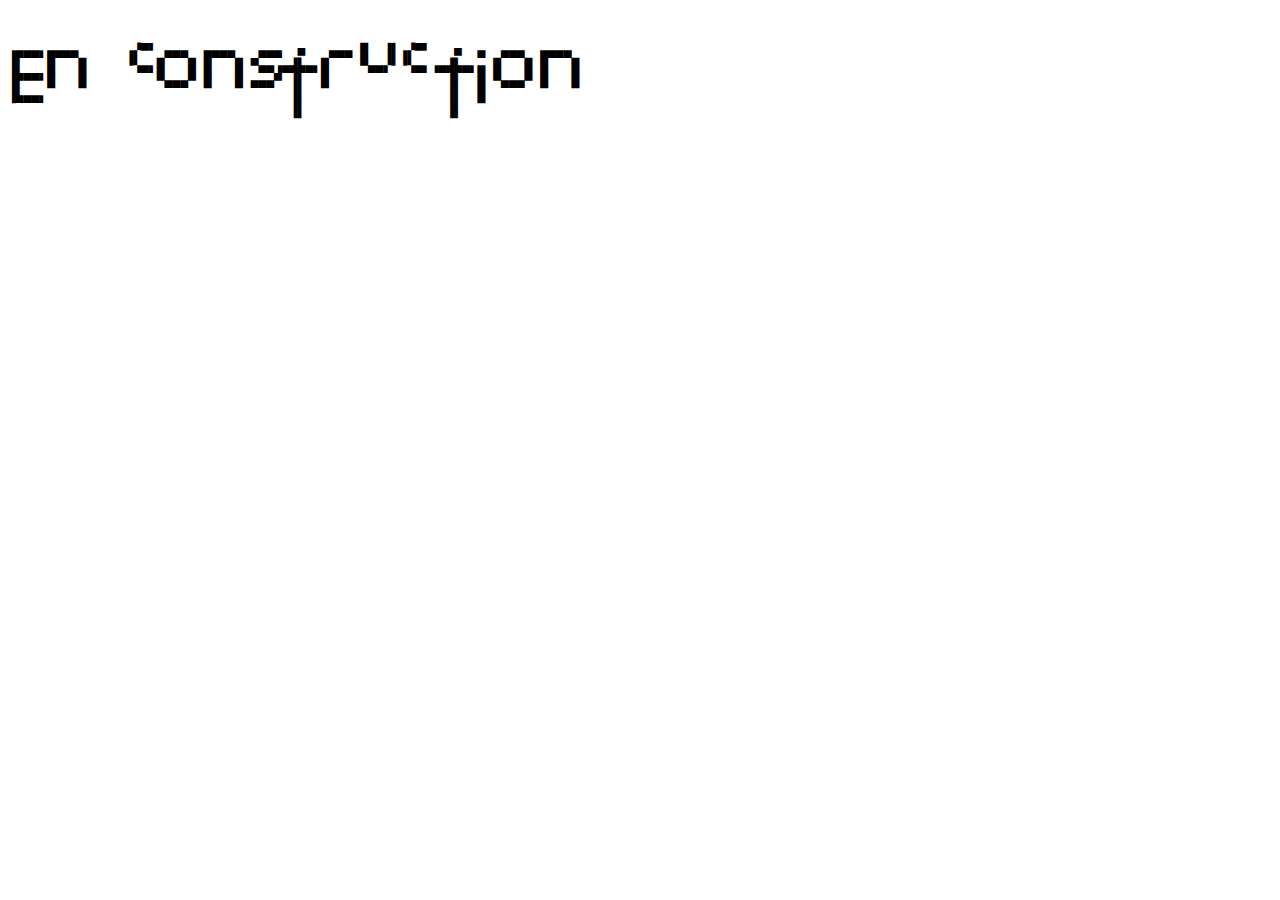
<file: Index.html>
<!DOCTYPE html>
<html lang="en">
<head>
    <meta charset="UTF-8">
    <meta name="viewport" content="width=device-width, initial-scale=1.0">
    <title>Document</title>
</head>
<body>
    <pre>


▗▄▄▄▖▄▄▄▄      ▗▞▀▘ ▄▄▄  ▄▄▄▄   ▄▄▄  ■   ▄▄▄ █  ▐▌▗▞▀▘   ■  ▄  ▄▄▄  ▄▄▄▄  
▐▌   █   █     ▝▚▄▖█   █ █   █ ▀▄▄▗▄▟▙▄▖█    ▀▄▄▞▘▝▚▄▖▗▄▟▙▄▖▄ █   █ █   █ 
▐▛▀▀▘█   █         ▀▄▄▄▀ █   █ ▄▄▄▀ ▐▌  █               ▐▌  █ ▀▄▄▄▀ █   █ 
▐▙▄▄▖                               ▐▌                  ▐▌  █             
                                    ▐▌                  ▐▌                
                                                                          
                                                                          


    </pre>
    
</body>
</html>
</file>
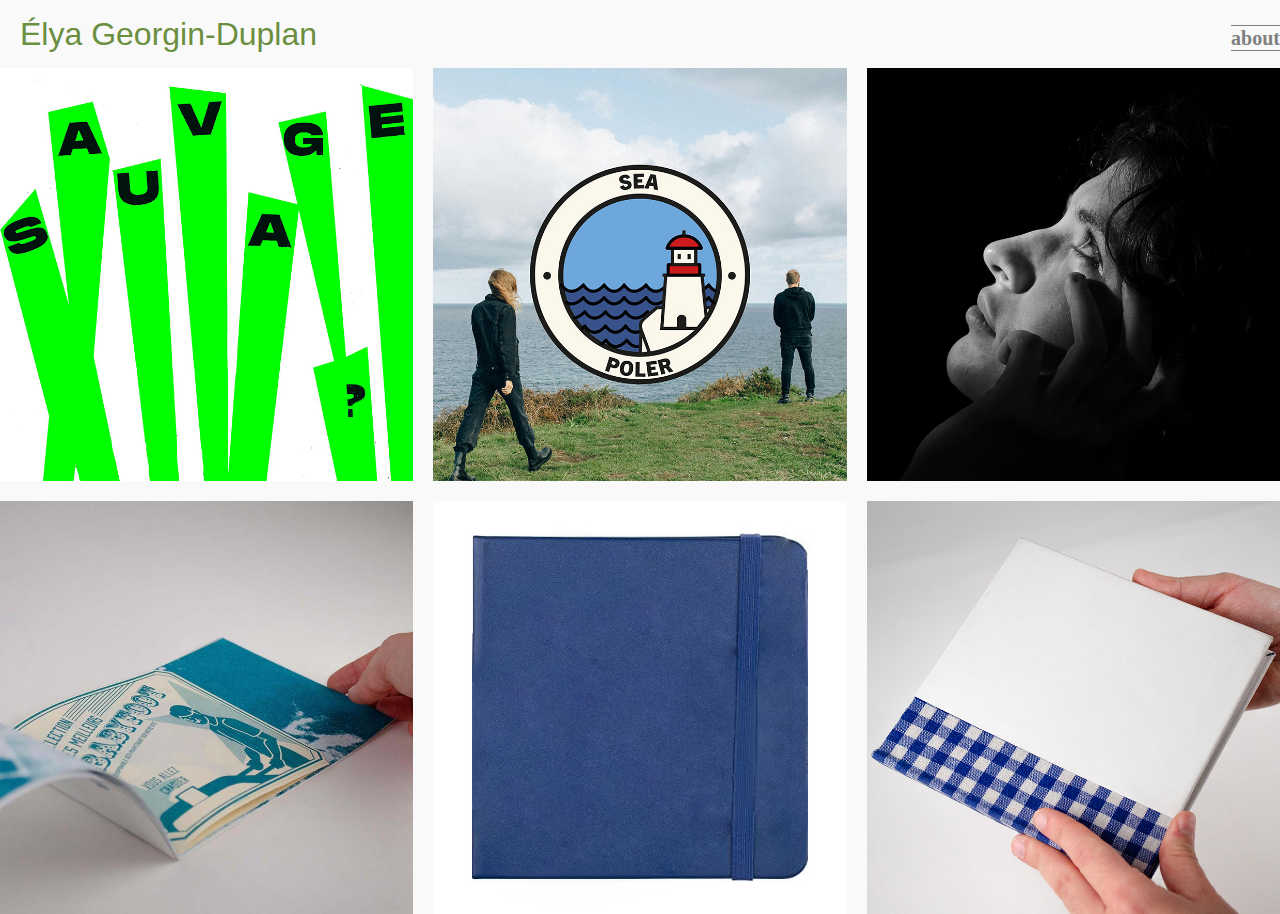
<file: index.html>
<!DOCTYPE html>
<html lang="en">
<head>
    <meta charset="UTF-8">
    <meta name="viewport" content="width=device-width, initial-scale=1.0">
    <title>Élya Georgin-Duplan</title>
    <link rel="preconnect" href="https://fonts.googleapis.com">
    <link rel="preconnect" href="https://fonts.gstatic.com" crossorigin>
    <link href="https://fonts.googleapis.com/css2?family=Slackey&family=Space+Mono:ital,wght@0,400;0,700;1,400;1,700&display=swap" rel="stylesheet">
    <link rel="stylesheet" href="style.css">
    <link rel="shortcut icon" href="img/icone_tomate.png">
</head>
<body class="index">
    <header class="header">
        <h1 class="header-index">Élya Georgin-Duplan</h1>
        
        <nav class="header-nav">
            <a href="about.html">
                <h2>about</h2> 
            </a>
        </nav>
    </header>
    <main class="main grid">

        <a href="sauvage.html" class="item">
            <img src="img/bandes.jpg" alt="affiche sauvage" width="600" height="397">
            <p>Sauvage</p>
        </a>

        <a href="poler.html" class="item">
            <img src="img/poler-tete-carre.jpg" alt="Patch poler" width="600" height="397">
            <p>Patch</p>
        </a>

        <a href="photo.html" class="item">
            <img src="img/elya_mini.jpg" alt="photo studio harcourt" width="800" height="1208" >
            <p>Photo</p>
        </a>

        <a href="fanzine.html" class="projet-large item">
            <img src="img/kikca_8.jpg" alt="page de fanzine" width="800" height="800" >
            <p>Fanzine</p>
        </a>

        <a href="carnet.html" class="item">
            <img src="img/couvcarnet.jpg" alt="Couverture Carnet" width="520" height="520"  >
            <p>Carnet</p>
        </a>

        <a href="cherjournal.html" class="item">
            <img src="img/journal.jpg" alt="couverture reliure" width="800" height="530" >
            <p>Journal</p>
        </a>
       

    </main>
</body>
</html>
</file>
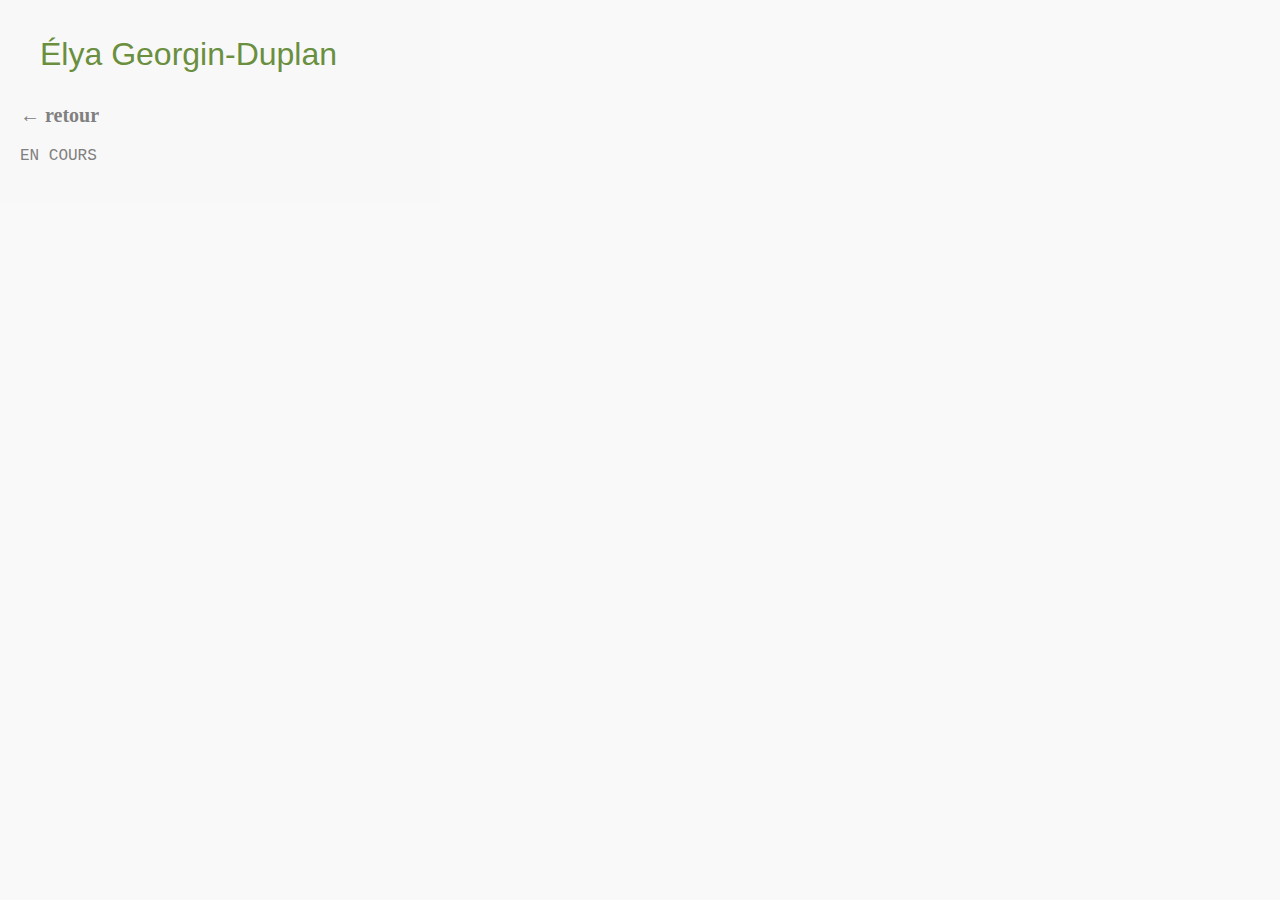
<file: about.html>
<!DOCTYPE html>
<html lang="en">
<head>
    <meta charset="UTF-8">
    <meta name="viewport" content="width=device-width, initial-scale=1.0">
    <title>Élya Georgin-Duplan</title>
    <link rel="preconnect" href="https://fonts.googleapis.com">
    <link rel="preconnect" href="https://fonts.gstatic.com" crossorigin>
    <link href="https://fonts.googleapis.com/css2?family=Slackey&family=Space+Mono:ital,wght@0,400;0,700;1,400;1,700&display=swap" rel="stylesheet">
    <link rel="stylesheet" href="style.css">
    <link rel="shortcut icon" href="img/icone_tomate.png">
</head>
<body class="index">
    <div class="sticky">
        <header class="header">
            <h1 class="header-index">Élya Georgin-Duplan</h1>
        </header>
       
       <a class="blablabla" href="index.html">
         <h3>← retour</h3></a>
        
         <p> EN COURS</p>
    </div>
        
</body>
</html>
</file>
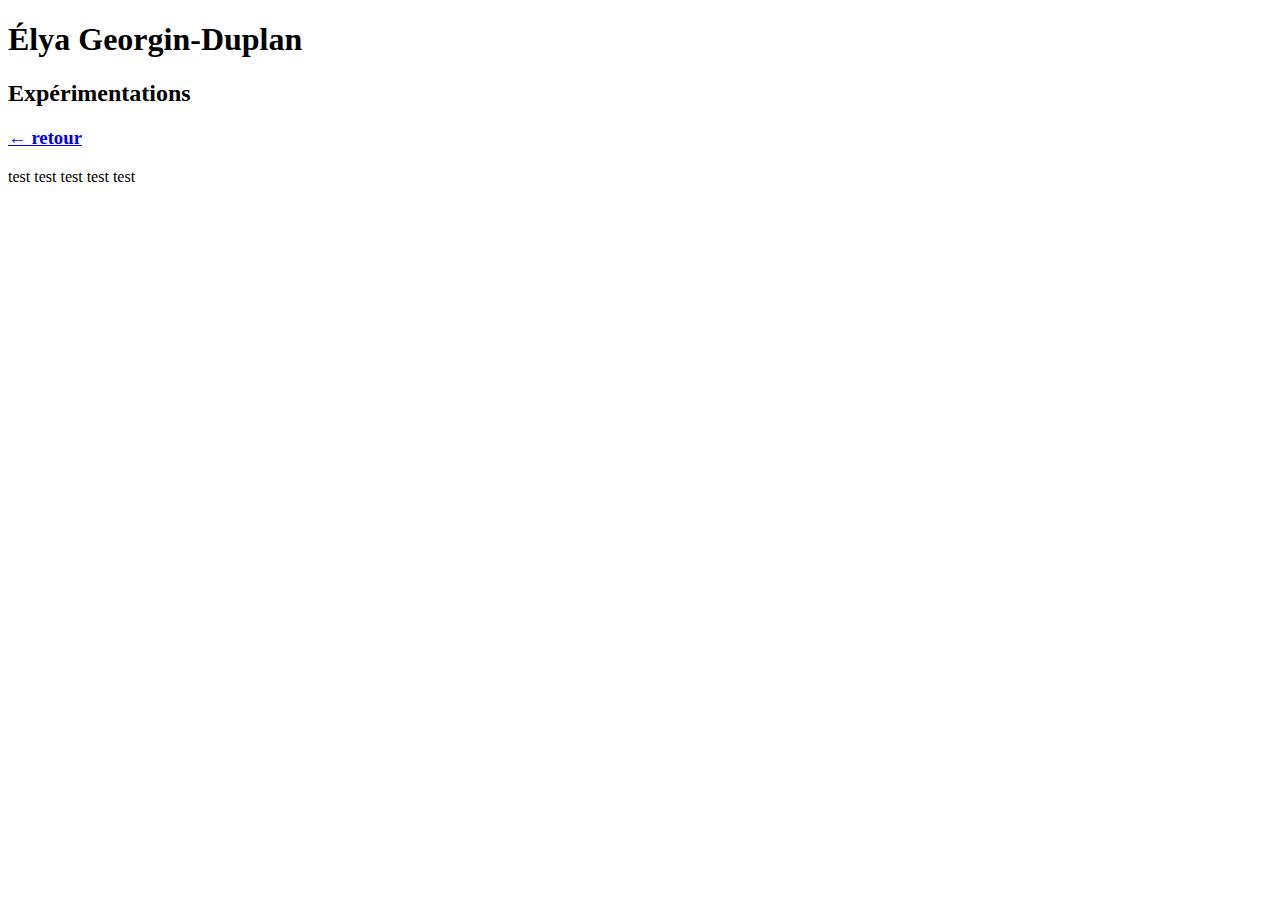
<file: Carnet.html>
<!DOCTYPE html>
<html lang="en">
<head>
    <meta charset="UTF-8">
    <meta name="viewport" content="width=device-width, initial-scale=1.0">
    <link rel="preconnect" href="https://fonts.googleapis.com">
    <link rel="preconnect" href="https://fonts.gstatic.com" crossorigin>
    <link href="https://fonts.googleapis.com/css2?family=Slackey&family=Space+Mono:ital,wght@0,400;0,700;1,400;1,700&display=swap" rel="stylesheet">
    <title>Cher journal</title>
</head>
<body>
    <div class="sticky">
        <header class="header">
            <h1 class="header-title">Élya Georgin-Duplan</h1>
            
        </header>
        <h2>Expérimentations</h2>
        <div>
        <a class="blablabla" href="index.html">
        <h3>← retour</h3></a>
  
       </div>
   <div class="sticky">
    <p>
        test test test test test
    </p>
   </div>
    
</body>
</html>
</file>
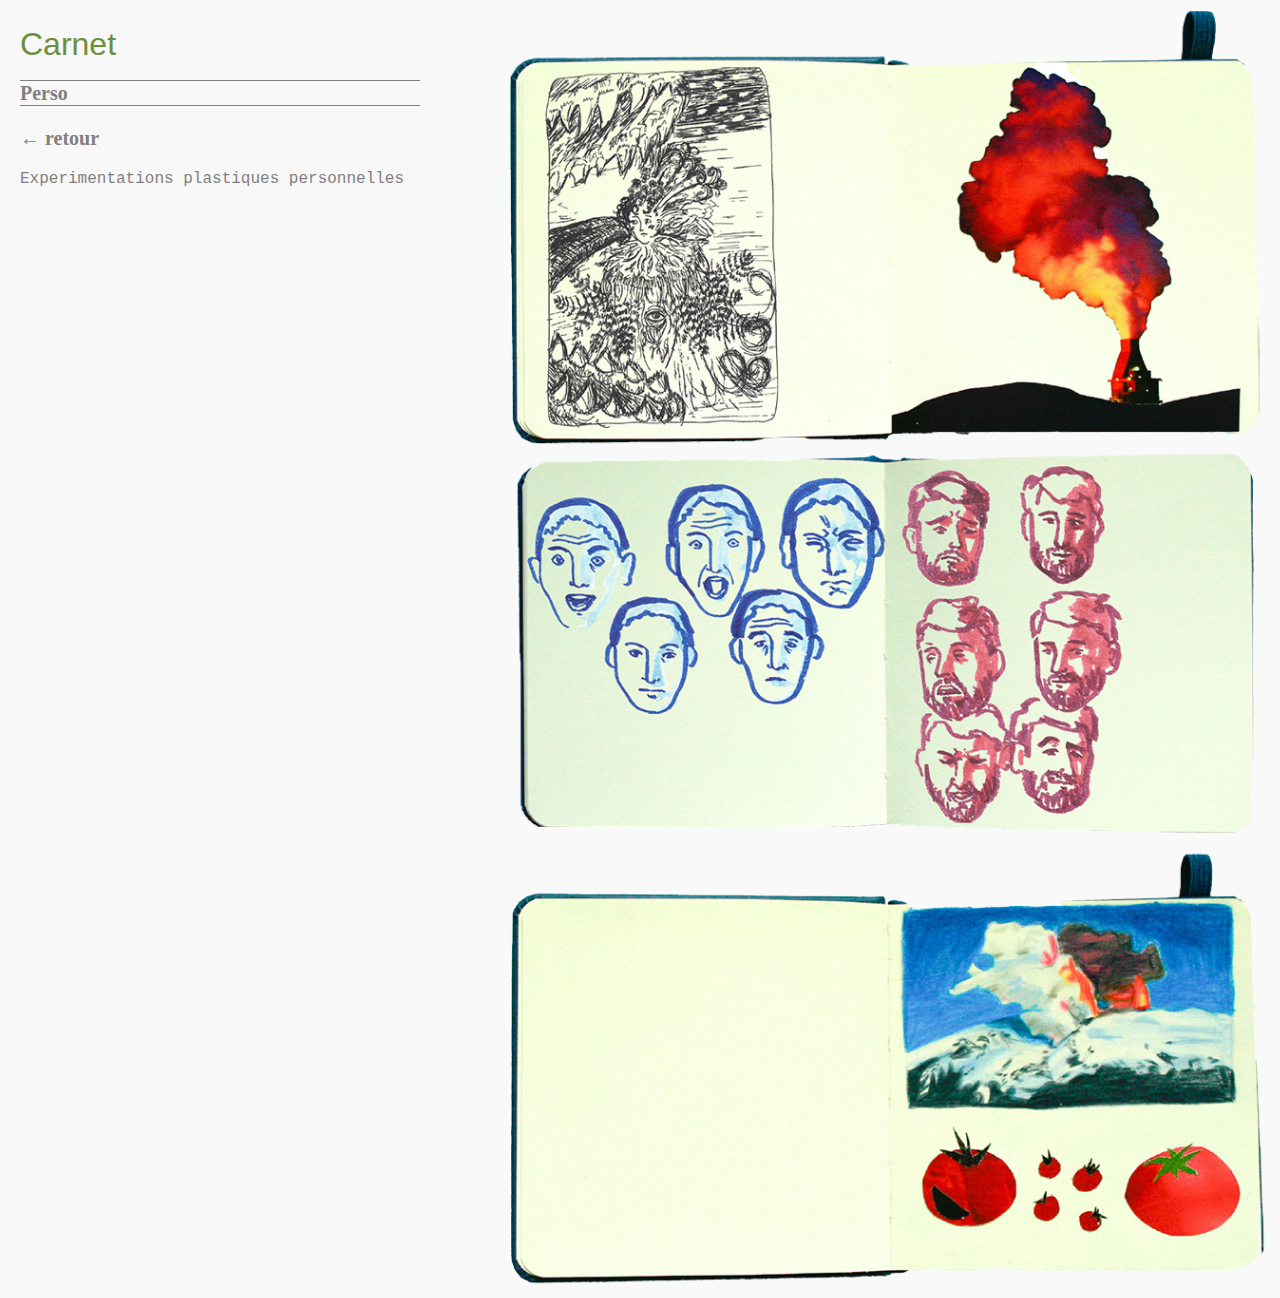
<file: carnet.html>
<!DOCTYPE html>
<html lang="en">
<head>
    <meta charset="UTF-8">
    <meta name="viewport" content="width=device-width, initial-scale=1.0">
    <title>Élya Georgin-Duplan - Carnet</title>
    <link rel="preconnect" href="https://fonts.googleapis.com">
    <link rel="preconnect" href="https://fonts.gstatic.com" crossorigin>
    <link href="https://fonts.googleapis.com/css2?family=Slackey&family=Space+Mono:ital,wght@0,400;0,700;1,400;1,700&display=swap" rel="stylesheet">
    <link rel="stylesheet" href="style.css">
    <link rel="shortcut icon" href="img/icone_tomate.png">
</head>

<body class="grid-main">
    
    <div class="sticky">
        <header class="header">
            <h1 class="header-title">Carnet</h1>
            
        </header>
        <h2> 
            Perso
         </h2>
         <a class="blablabla" href="index.html">
         <h3>← retour</h3></a>
        
         <p>
            Experimentations plastiques personnelles
        </p> 
   
    </div>
    <main class="main grid">
        <img src="img/pagecarnet1.png" alt="Page de carnet de croquis" width="800" height="459"  >
        <img src="img/pagecarnet2.png" alt="Page de carnet de croquis" width="800" height="421" >
        <img src="img/pagecarnet3.png" alt="Page de carnet de croquis" width="800" height="465"  >
    </main>




</body>
</html>
</file>
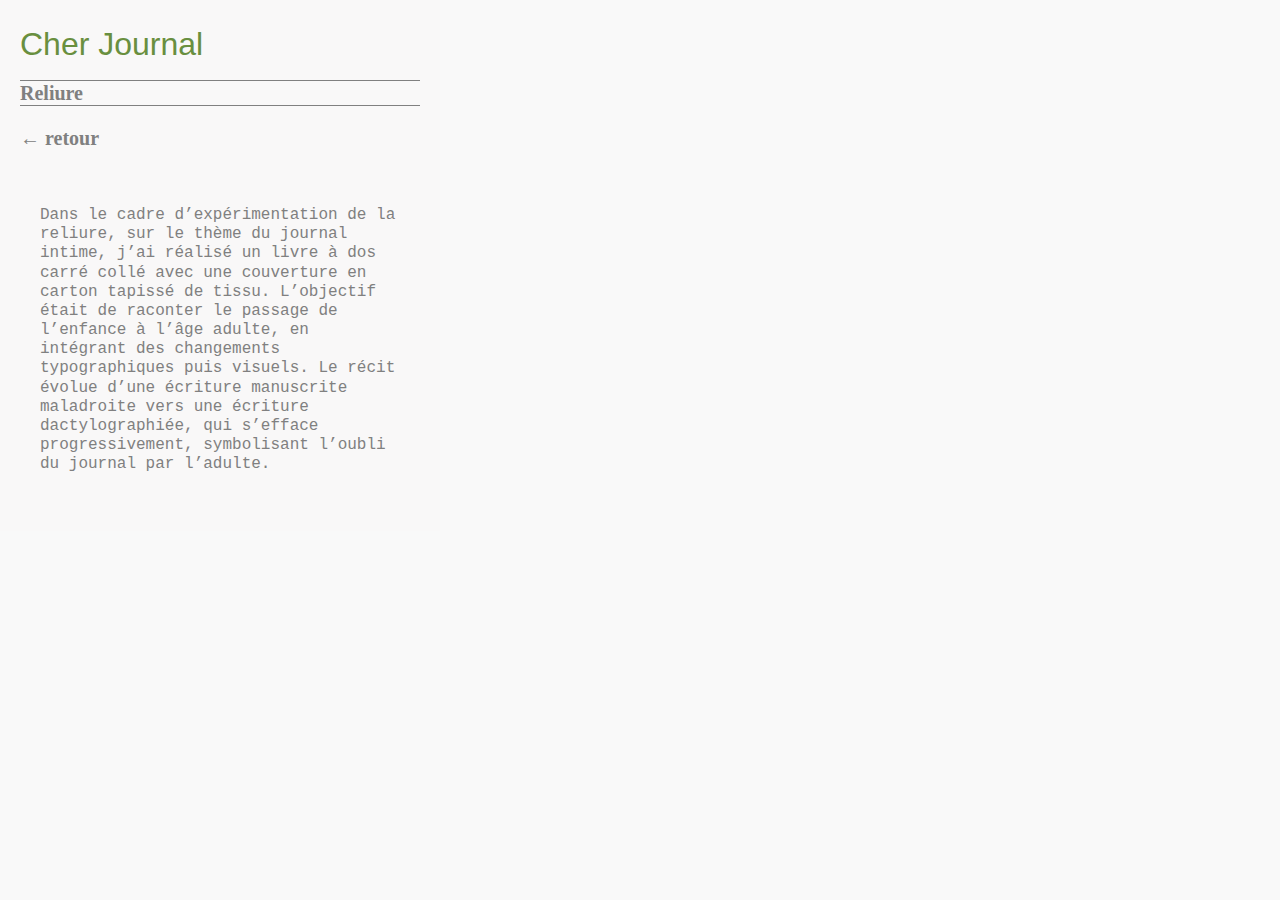
<file: Cher_journal.html>
<!DOCTYPE html>
<html lang="en">
<head>
    <meta charset="UTF-8">
    <meta name="viewport" content="width=device-width, initial-scale=1.0">
    <title>Élya Georgin-Duplan - Rekiure</title>
    <link rel="preconnect" href="https://fonts.googleapis.com">
    <link rel="preconnect" href="https://fonts.gstatic.com" crossorigin>
    <link href="https://fonts.googleapis.com/css2?family=Slackey&family=Space+Mono:ital,wght@0,400;0,700;1,400;1,700&display=swap" rel="stylesheet">
    <link rel="stylesheet" href="style.css">
    <link rel="shortcut icon" href="img/icone_tomate.png">
</head>
<body>
    <div class="sticky">
        <header class="header">
            <h1 class="header-title">Cher Journal</h1>
            <br>
        </header>
         <h2> 
           Reliure
        </h2>
        <div>
        <a class="blablabla" href="index.html">
        <h3>← retour</h3></a>
  
    
    </div>
    <div class="sticky">
        <p>
            Dans le cadre d’expérimentation de la reliure, sur le thème du journal intime, j’ai réalisé un livre à dos carré collé avec une couverture en carton tapissé de tissu. L’objectif était de raconter le passage de l’enfance à l’âge adulte, en intégrant des changements typographiques puis visuels. Le récit évolue d’une écriture manuscrite maladroite vers une écriture dactylographiée, qui s’efface progressivement, symbolisant l’oubli du journal par l’adulte.
        </p>
    </div>
    
</body>
</html>
</file>
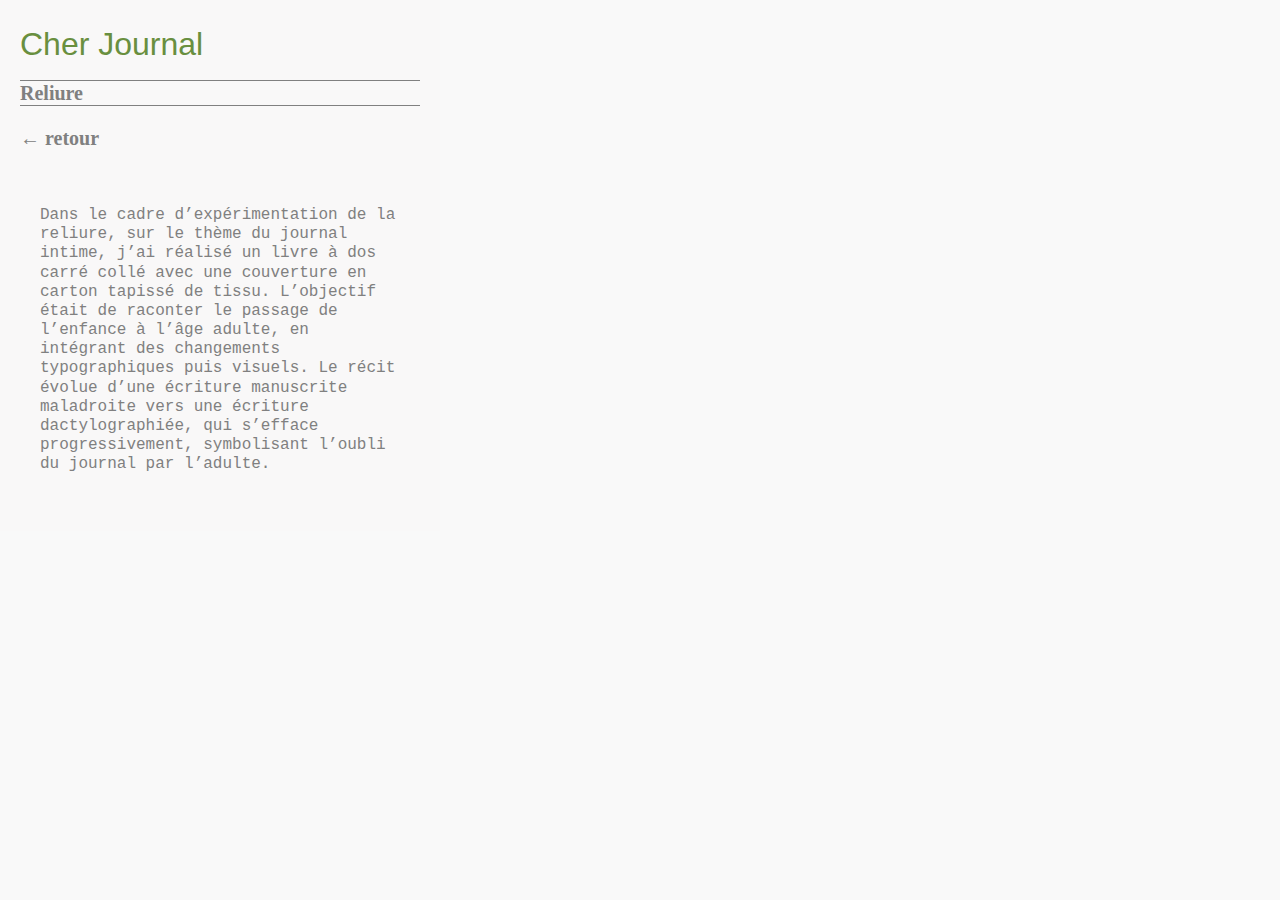
<file: cher_journal.html>
<!DOCTYPE html>
<html lang="en">
<head>
    <meta charset="UTF-8">
    <meta name="viewport" content="width=device-width, initial-scale=1.0">
    <title>Élya Georgin-Duplan - Rekiure</title>
    <link rel="preconnect" href="https://fonts.googleapis.com">
    <link rel="preconnect" href="https://fonts.gstatic.com" crossorigin>
    <link href="https://fonts.googleapis.com/css2?family=Slackey&family=Space+Mono:ital,wght@0,400;0,700;1,400;1,700&display=swap" rel="stylesheet">
    <link rel="stylesheet" href="style.css">
    <link rel="shortcut icon" href="img/icone_tomate.png">
</head>
<body>
    <div class="sticky">
        <header class="header">
            <h1 class="header-title">Cher Journal</h1>
            <br>
        </header>
         <h2> 
           Reliure
        </h2>
        <div>
        <a class="blablabla" href="index.html">
        <h3>← retour</h3></a>
  
    
    </div>
    <div class="sticky">
        <p>
            Dans le cadre d’expérimentation de la reliure, sur le thème du journal intime, j’ai réalisé un livre à dos carré collé avec une couverture en carton tapissé de tissu. L’objectif était de raconter le passage de l’enfance à l’âge adulte, en intégrant des changements typographiques puis visuels. Le récit évolue d’une écriture manuscrite maladroite vers une écriture dactylographiée, qui s’efface progressivement, symbolisant l’oubli du journal par l’adulte.
        </p>
    </div>
    
</body>
</html>
</file>
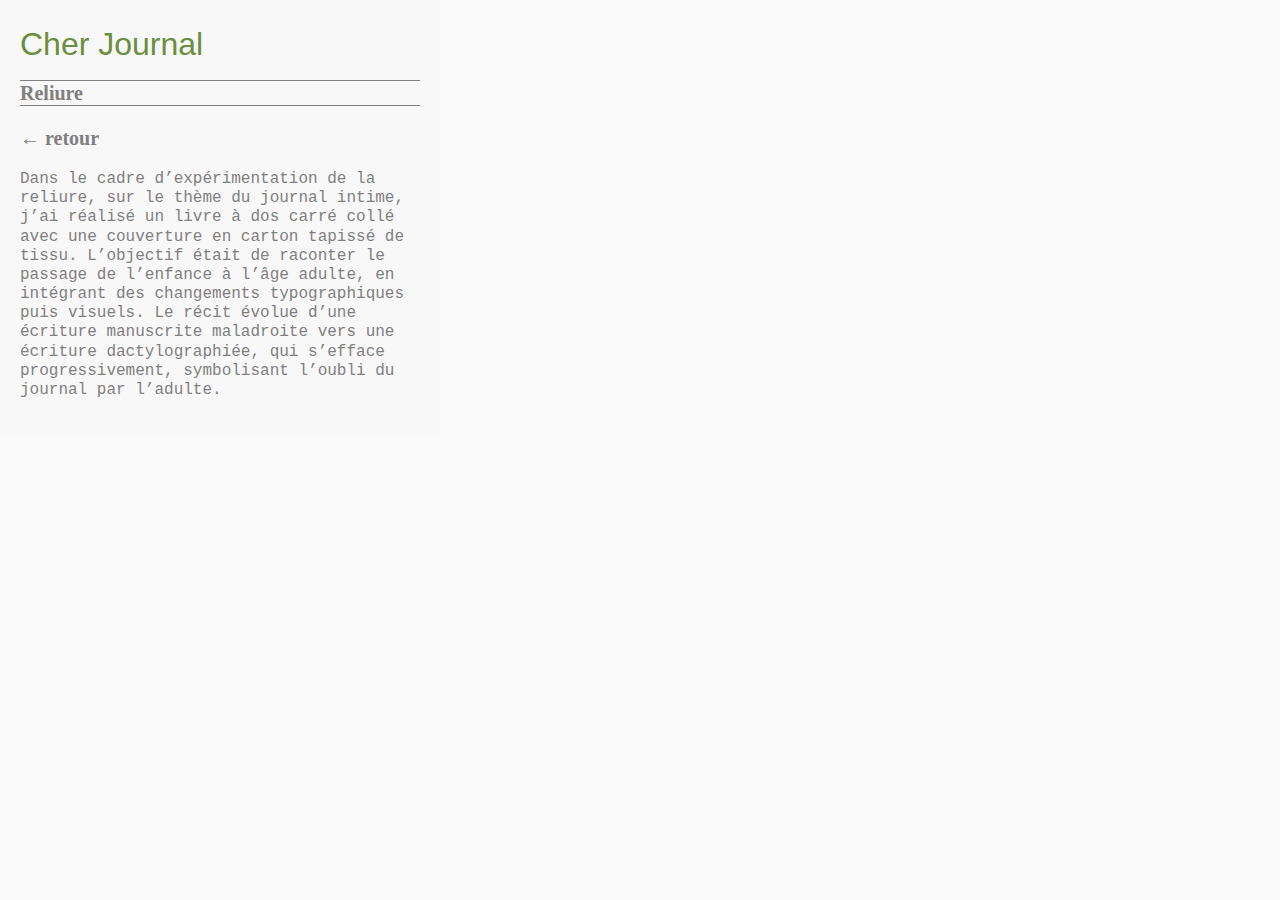
<file: cherjournal.html>
<!DOCTYPE html>
<html lang="en">
<head>
    <meta charset="UTF-8">
    <meta name="viewport" content="width=device-width, initial-scale=1.0">
    <title>Élya Georgin-Duplan - Reliure</title>
    <link rel="preconnect" href="https://fonts.googleapis.com">
    <link rel="preconnect" href="https://fonts.gstatic.com" crossorigin>
    <link href="https://fonts.googleapis.com/css2?family=Slackey&family=Space+Mono:ital,wght@0,400;0,700;1,400;1,700&display=swap" rel="stylesheet">
    <link rel="stylesheet" href="style.css">
    <link rel="shortcut icon" href="img/icone_tomate.png">
</head>


<body class="grid-main">
    <div class="grid-main">
        <div class="sticky">
            <header class="header">
                <h1 class="header-title">Cher Journal</h1>
                
            </header>
            <h2> 
                Reliure
             </h2>
             <a class="blablabla" href="index.html">
             <h3>← retour</h3></a>

             <p>
                Dans le cadre d’expérimentation de la reliure, sur le thème du journal intime, j’ai réalisé un livre à dos carré collé avec une couverture en carton tapissé de tissu. L’objectif était de raconter le passage de l’enfance à l’âge adulte, en intégrant des changements typographiques puis visuels. Le récit évolue d’une écriture manuscrite maladroite vers une écriture dactylographiée, qui s’efface progressivement, symbolisant l’oubli du journal par l’adulte.
            </p>
       
           </div>
        
        <main class="main grid">
            <img src="img/jour1.jpg" alt="Patch poler" width="800" height="530"  >
            <img src="img/jour2.jpg" alt="Patch poler" width="800" height="530"  >
        </main>

    </div>
    
    
</body>
</html>
</file>
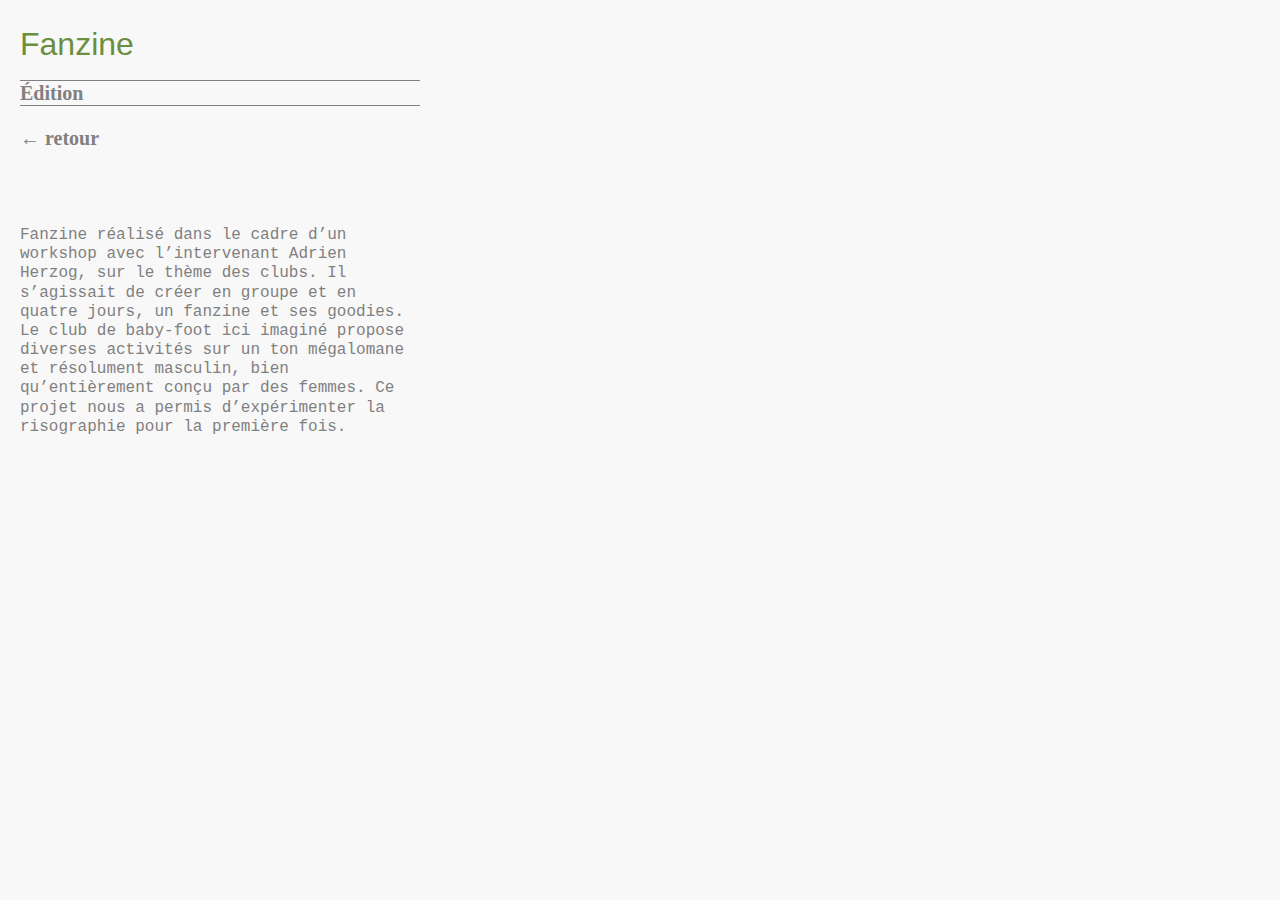
<file: Fanzine.html>
<!DOCTYPE html>
<html lang="en">
<head>
    <meta charset="UTF-8">
    <meta name="viewport" content="width=device-width, initial-scale=1.0">
    <title>Élya Georgin-Duplan - Fanzine </title>
    <link rel="preconnect" href="https://fonts.googleapis.com">
    <link rel="preconnect" href="https://fonts.gstatic.com" crossorigin>
    <link href="https://fonts.googleapis.com/css2?family=Slackey&family=Space+Mono:ital,wght@0,400;0,700;1,400;1,700&display=swap" rel="stylesheet">
    <link rel="stylesheet" href="style.css">
    <link rel="shortcut icon" href="img/icone_tomate.png">
</head>
<body>
   <div class="sticky">
    <header class="header">
        <h1 class="header-title"> Fanzine</h1>
        
    </header>
    <h2> 
        Édition
     </h2>
     <a class="blablabla" href="index.html">
     <h3>← retour</h3></a>

   </div>
    <div class="sticky">
        <p>
            Fanzine réalisé dans le cadre d’un workshop avec l’intervenant Adrien Herzog, sur le thème des clubs. Il s’agissait de créer en groupe et en quatre jours, un fanzine et ses goodies. Le club de baby-foot ici imaginé propose diverses activités sur un ton mégalomane et résolument masculin, bien qu’entièrement conçu par des femmes. Ce projet nous a permis d’expérimenter la risographie pour la première fois.
        </p>
    </div>

</body>
</html>
</file>
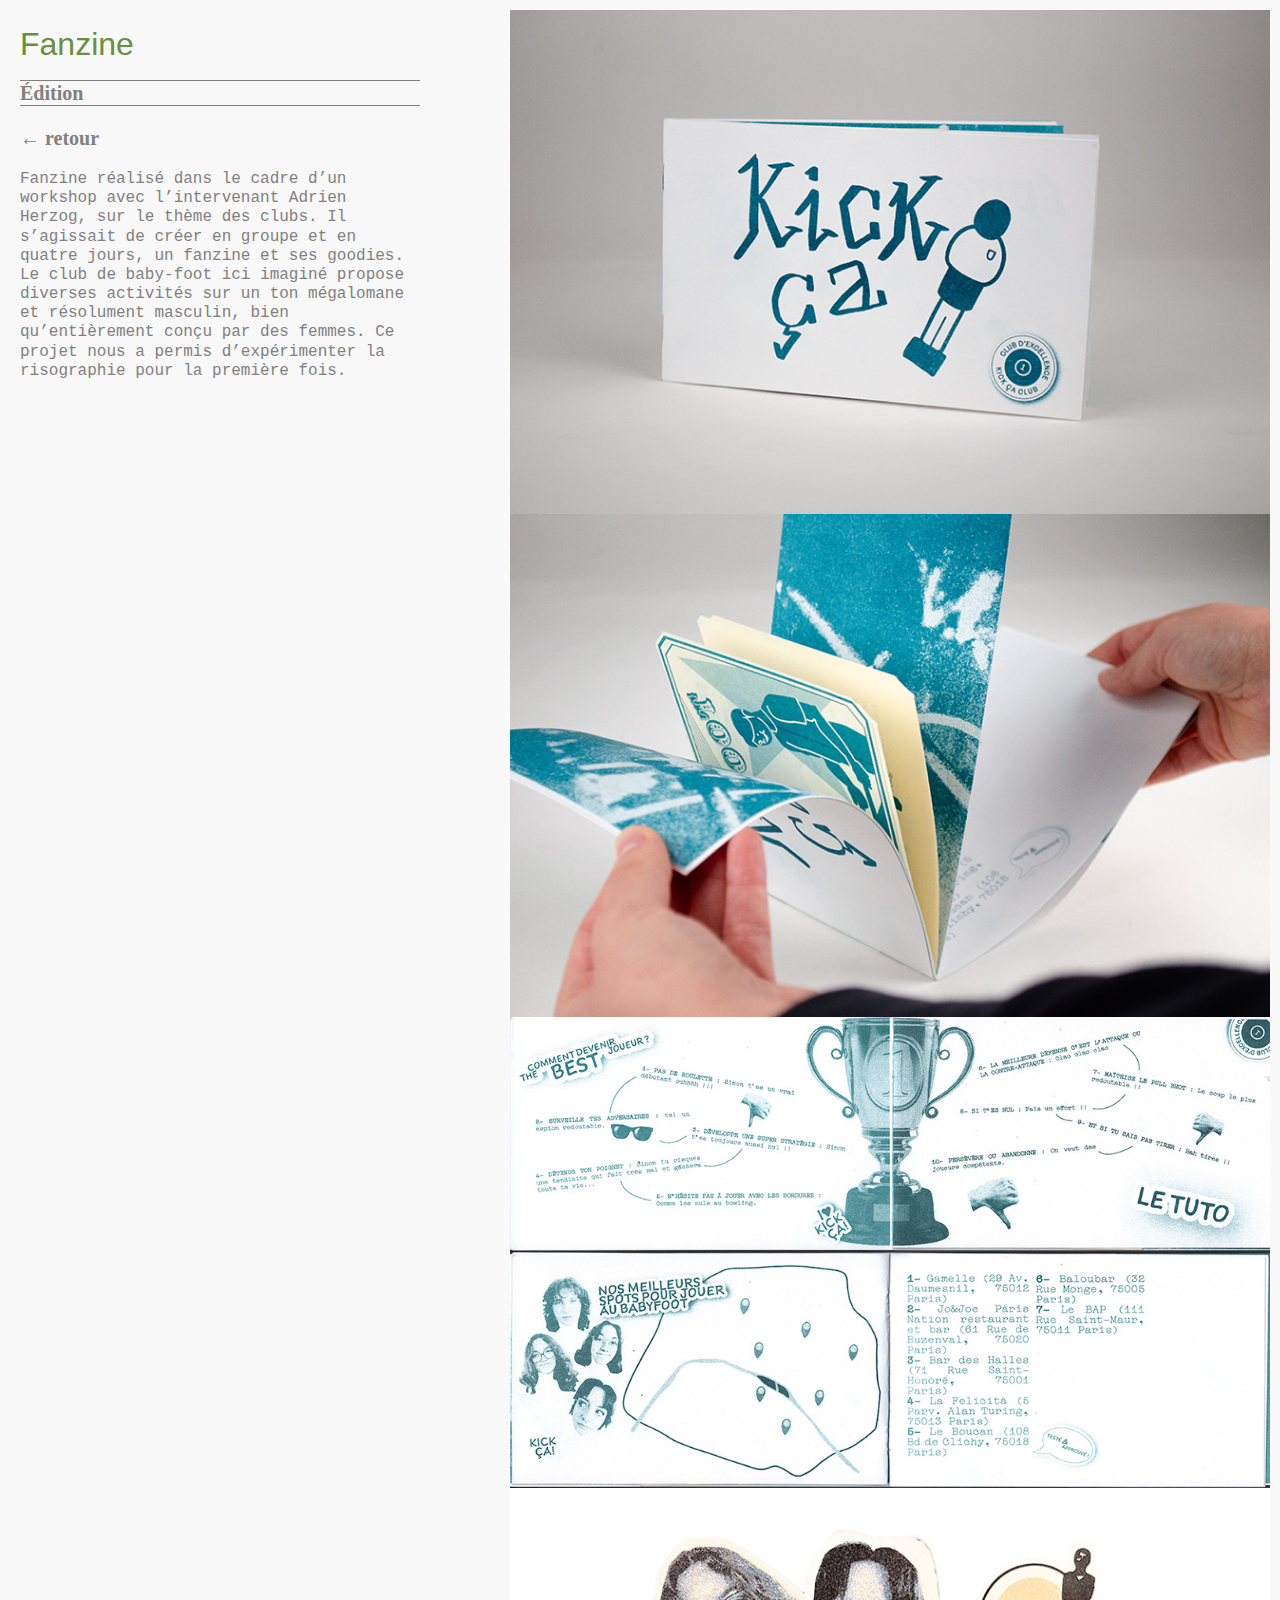
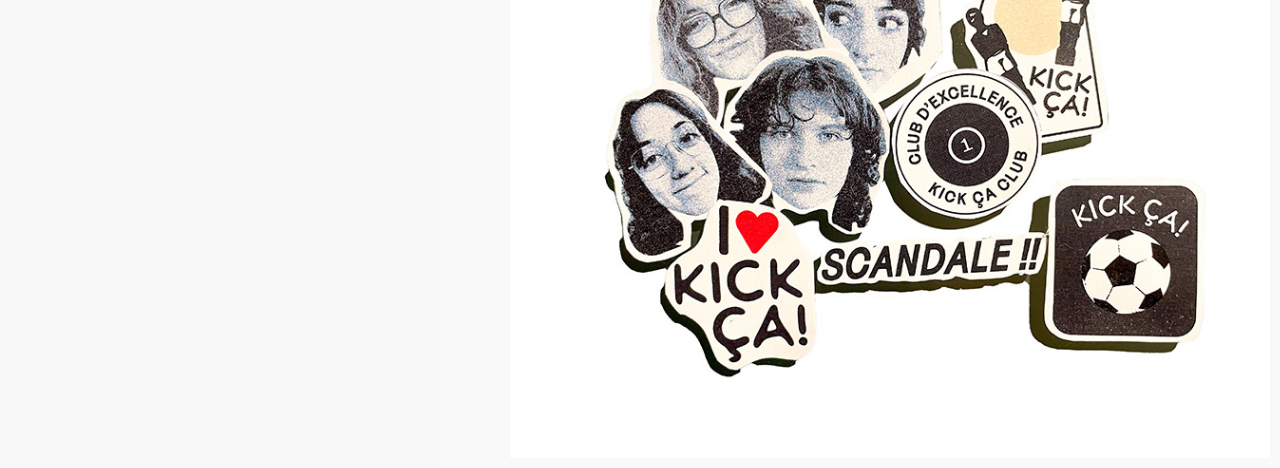
<file: fanzine.html>
<!DOCTYPE html>
<html lang="en">
<head>
    <meta charset="UTF-8">
    <meta name="viewport" content="width=device-width, initial-scale=1.0">
    <title>Élya Georgin-Duplan - Fanzine </title>
    <link rel="preconnect" href="https://fonts.googleapis.com">
    <link rel="preconnect" href="https://fonts.gstatic.com" crossorigin>
    <link href="https://fonts.googleapis.com/css2?family=Slackey&family=Space+Mono:ital,wght@0,400;0,700;1,400;1,700&display=swap" rel="stylesheet">
    <link rel="stylesheet" href="style.css">
    <link rel="shortcut icon" href="img/icone_tomate.png">
</head>

<body class="grid-main">
   <div class="sticky">
    <header class="header">
        <h1 class="header-title"> Fanzine</h1>
        
    </header>
    <h2> 
        Édition
     </h2>
     <a class="blablabla" href="index.html">
     <h3>← retour</h3></a>
     <p>
        Fanzine réalisé dans le cadre d’un workshop avec l’intervenant Adrien Herzog, sur le thème des clubs. Il s’agissait de créer en groupe et en quatre jours, un fanzine et ses goodies. Le club de baby-foot ici imaginé propose diverses activités sur un ton mégalomane et résolument masculin, bien qu’entièrement conçu par des femmes. Ce projet nous a permis d’expérimenter la risographie pour la première fois.
    </p>
   </div>
   <main class="main grid">
    <img src="img/couv_kick.jpg" alt="Photo fanzine" width="800" height="530"  >
    <img src="img/kickmain2.jpg" alt="Photo fanzine" width="800" height="530" >
    <img src="img/pagef1.jpg" alt="Photo fanzine" width="972" height="300" >
    <img src="img/pagef2.jpg" alt="Photo fanzine" width="963" height="300"  >
    <img src="img/stickkick.jpg" alt="Photo fanzine" width="800" height="600"   >
   </main>
    
</body>
</html>
</file>
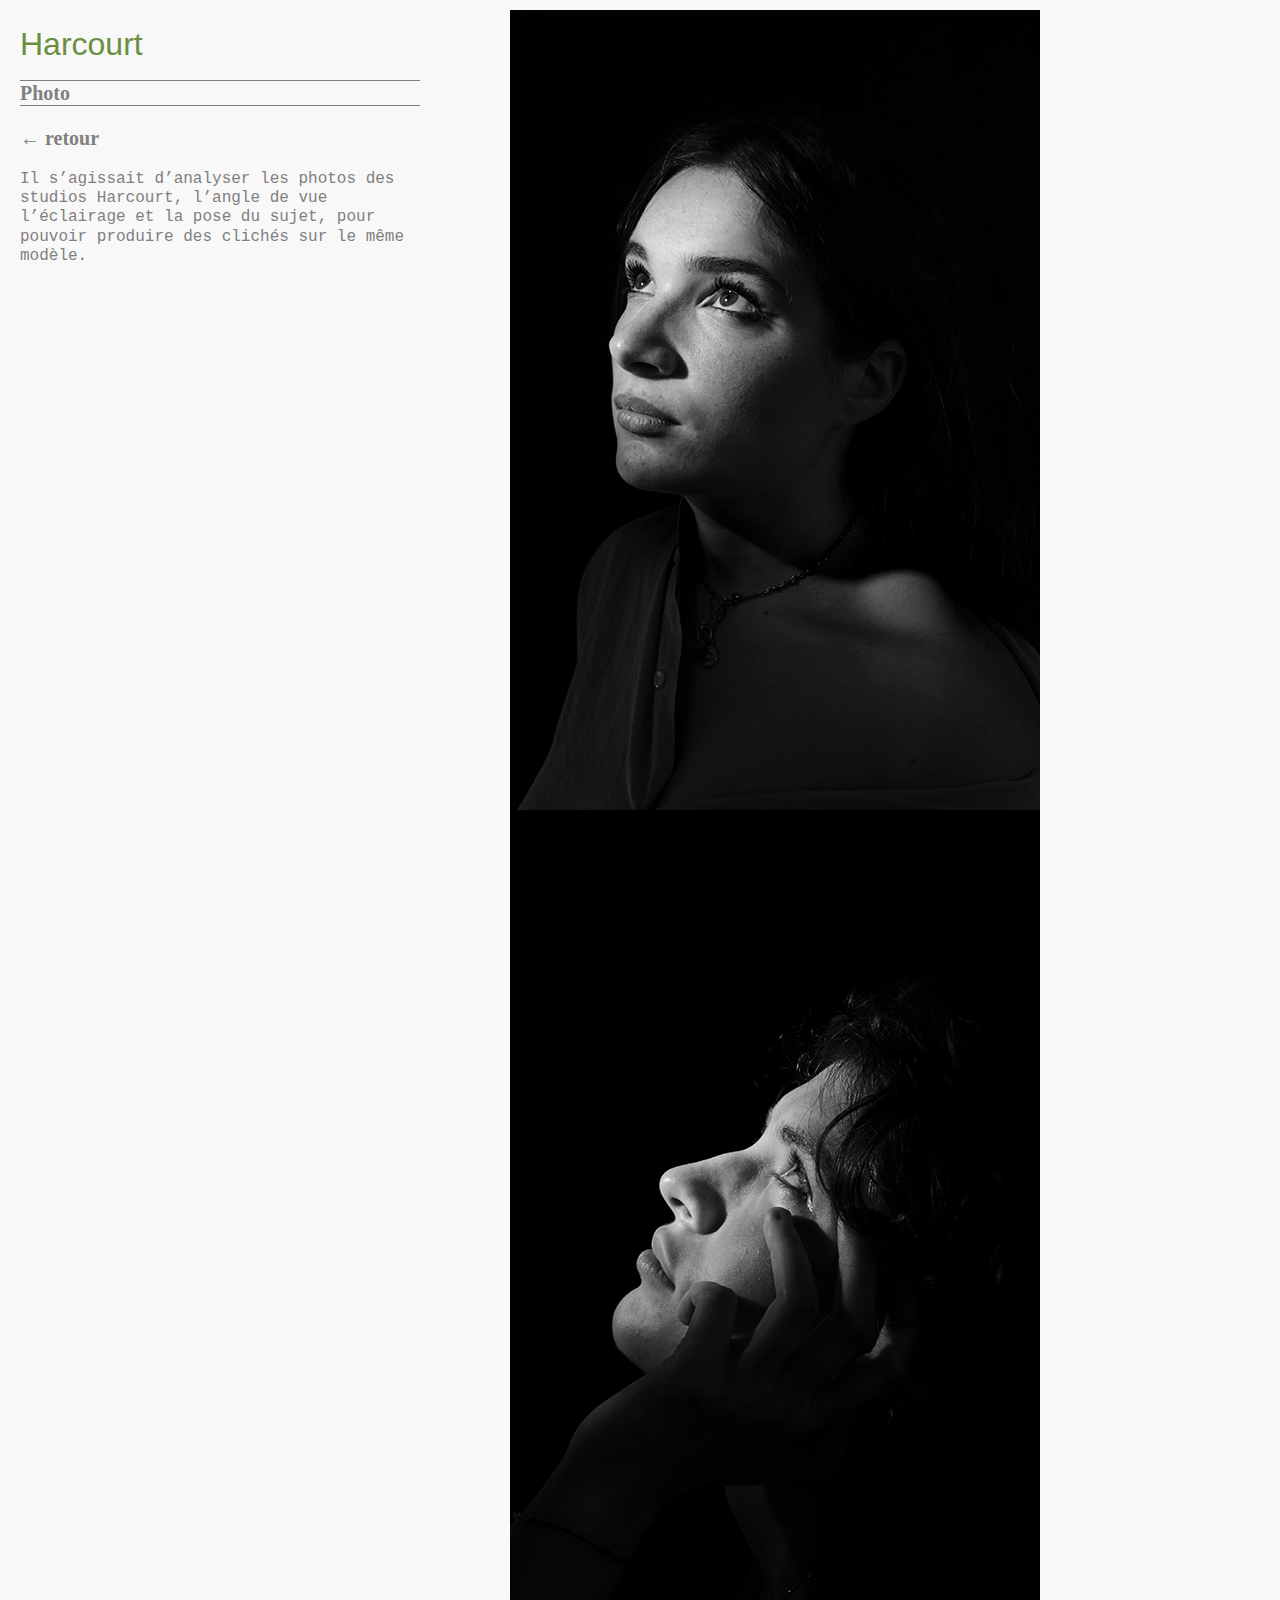
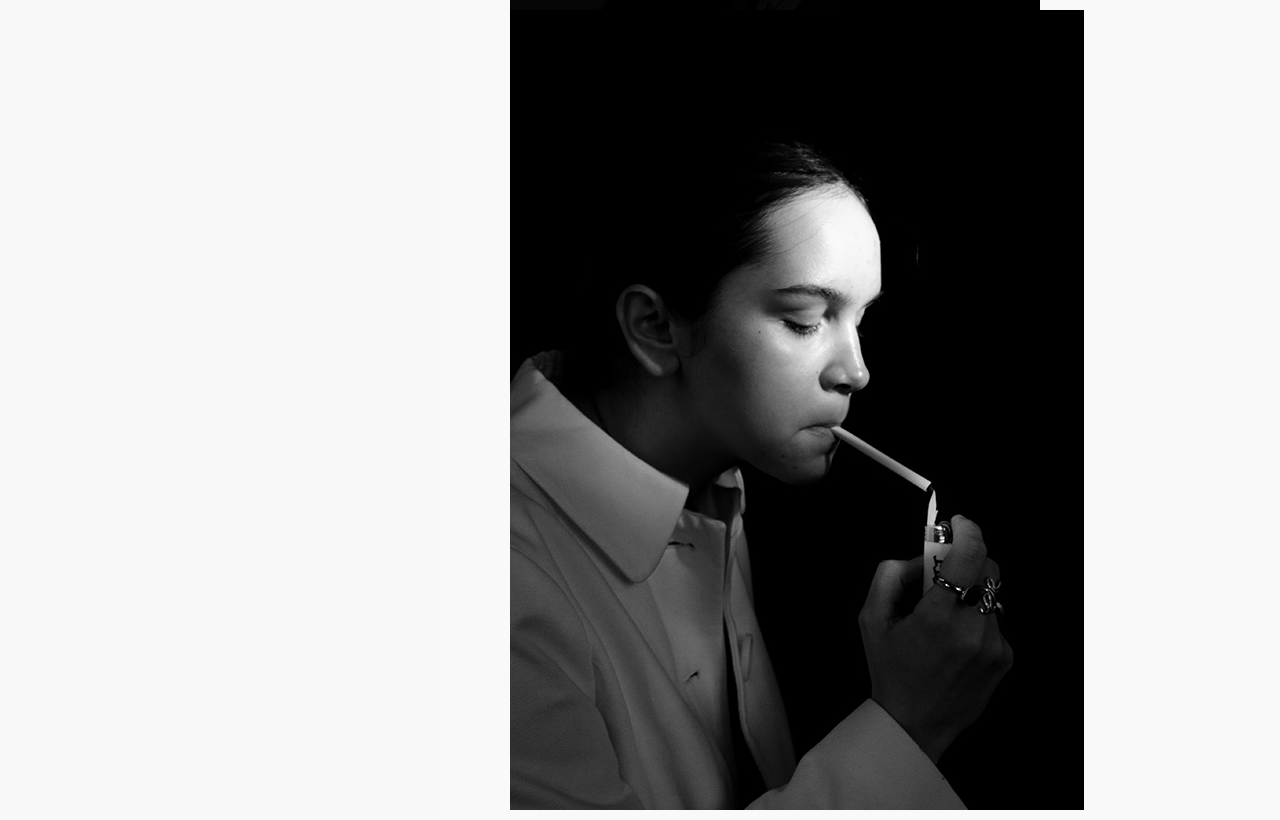
<file: photo.html>
<!DOCTYPE html>
<html lang="en">
<head>
    <meta charset="UTF-8">
    <meta name="viewport" content="width=device-width, initial-scale=1.0">
    <title>Élya Georgin-Duplan - Harcourt</title>
    <link rel="preconnect" href="https://fonts.googleapis.com">
    <link rel="preconnect" href="https://fonts.gstatic.com" crossorigin>
    <link href="https://fonts.googleapis.com/css2?family=Slackey&family=Space+Mono:ital,wght@0,400;0,700;1,400;1,700&display=swap" rel="stylesheet">
    <link rel="stylesheet" href="style.css">
    <link rel="shortcut icon" href="img/icone_tomate.png">
</head>


<body class="grid-main">
    
        <div class="sticky">
            <header class="header">
                <h1 class="header-title">Harcourt</h1>
                
            </header>
            <h2> 
                Photo
             </h2>
             <a class="blablabla" href="index.html">
             <h3>← retour</h3></a>
            
             <p>
                Il s’agissait d’analyser les photos des studios Harcourt, l’angle de vue l’éclairage et la pose du sujet, pour pouvoir produire des clichés sur le même modèle.
            </p> 
       
        </div>
        <main class="main grid">
            <img src="img/mona_full.jpg" alt="photo sur le modele du studio harcourt" width="530" height="800"     >
            <img src="img/elya.jpg" alt="photo sur le modele du studio harcourt" width="530" height="800"  >
            <img src="img/flavie.jpg" alt="photo sur le modele du studio harcourt" width="574" height="800"  >
        
        </main>

    
    
    
</body>
</html>
</file>
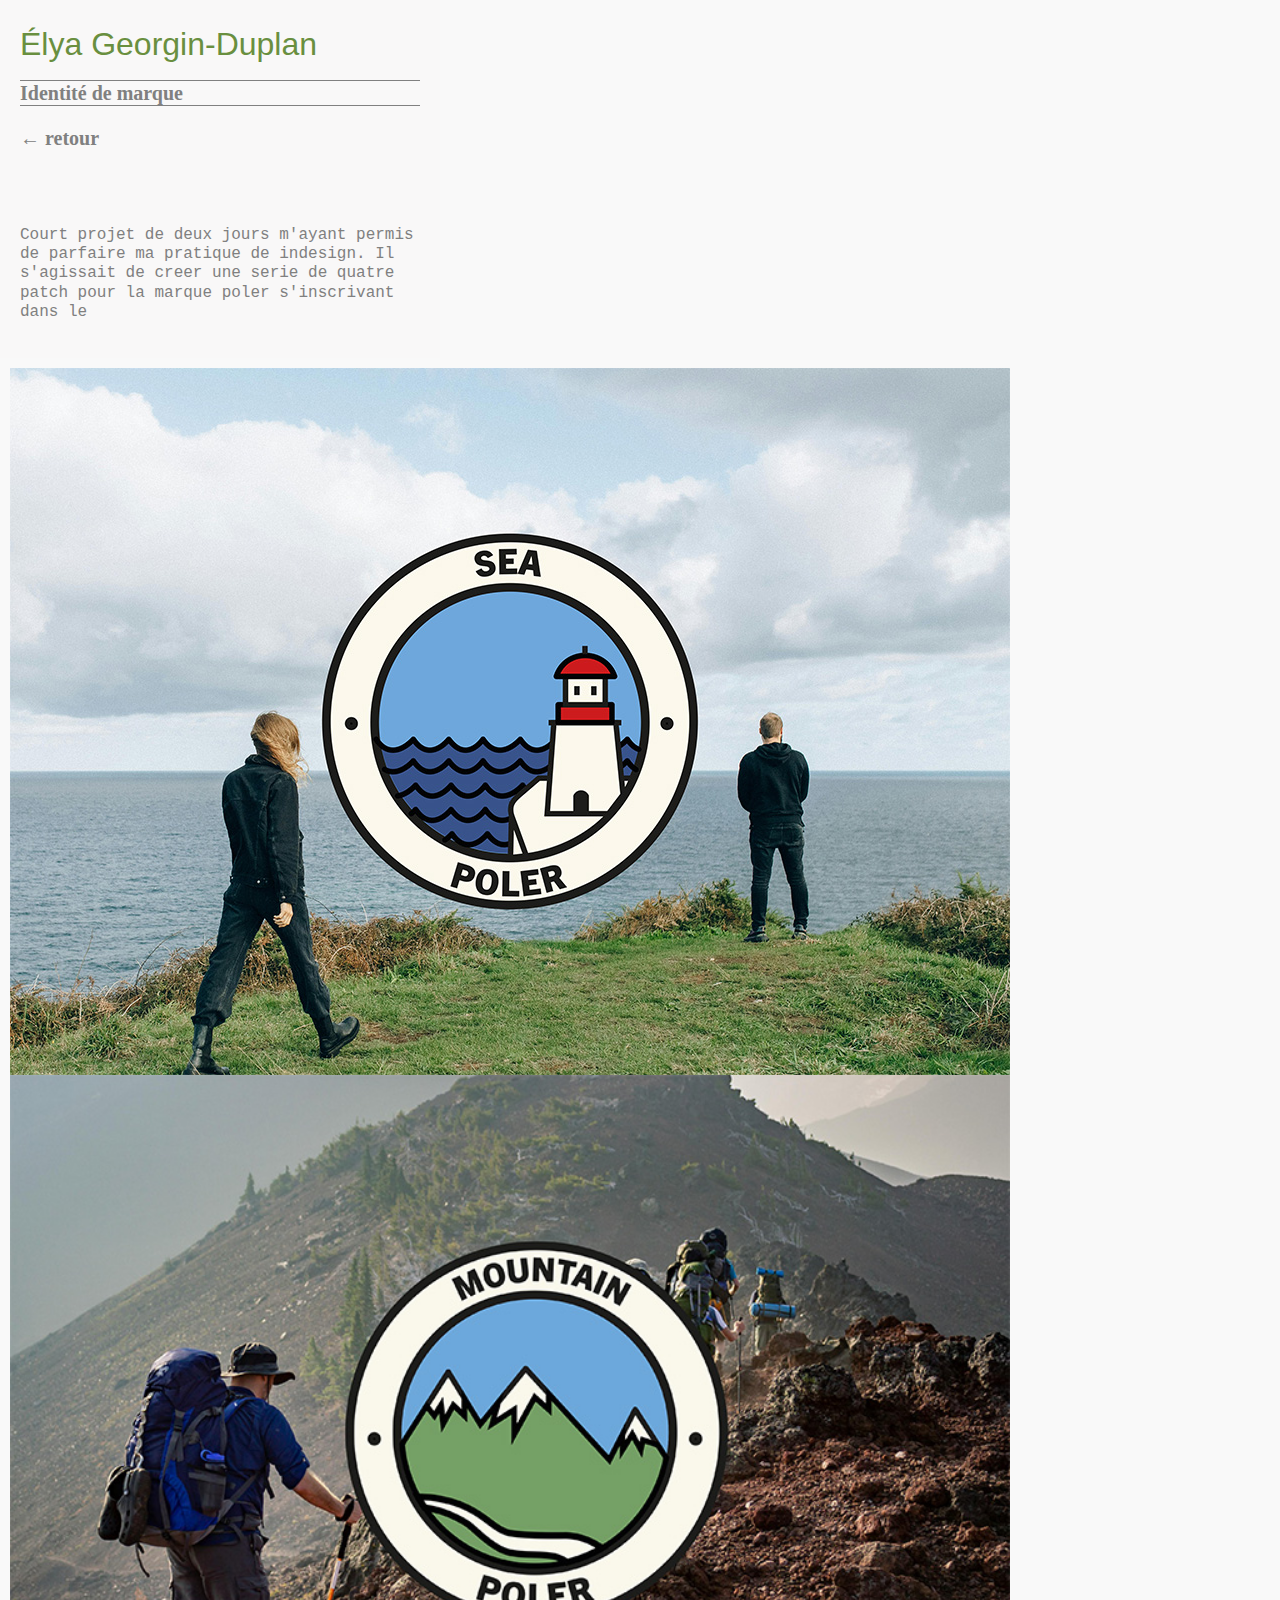
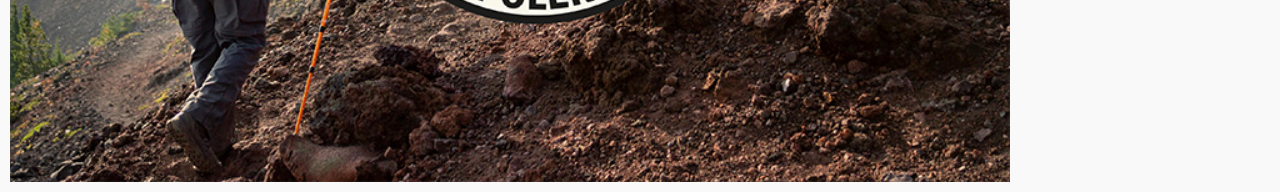
<file: Poler.html>
<!DOCTYPE html>
<html lang="en">
<head>
    <meta charset="UTF-8">
    <meta name="viewport" content="width=device-width, initial-scale=1.0">
    <title>Élya Georgin-Duplan - Rekiure</title>
    <link rel="preconnect" href="https://fonts.googleapis.com">
    <link rel="preconnect" href="https://fonts.gstatic.com" crossorigin>
    <link href="https://fonts.googleapis.com/css2?family=Slackey&family=Space+Mono:ital,wght@0,400;0,700;1,400;1,700&display=swap" rel="stylesheet">
    <link rel="stylesheet" href="style.css">
    <link rel="shortcut icon" href="img/icone_tomate.png">
</head>
<body>
    <div class="sticky">
        <header class="header">
            <h1 class="header-title">Élya Georgin-Duplan</h1>
            
        </header>
        <h2> 
            Identité de marque
         </h2>
         <a class="blablabla" href="index.html">
         <h3>← retour</h3></a>
   
       </div>
    <div class="sticky">
        <p>
            Court projet de deux jours m'ayant permis de parfaire ma pratique de indesign. Il s'agissait de creer une serie de quatre patch pour la marque poler s'inscrivant dans le 
        </p>
    </div>
    <main class="main grid">
        <img src="img/Poler-tete.jpg" alt="Patch poler" width="1000" height="707" >
        <img src="img/montagne_poler_grand.jpg" alt="Patch poler" width="1000" height="707" >
    </main>
    
</body>
</html>
</file>
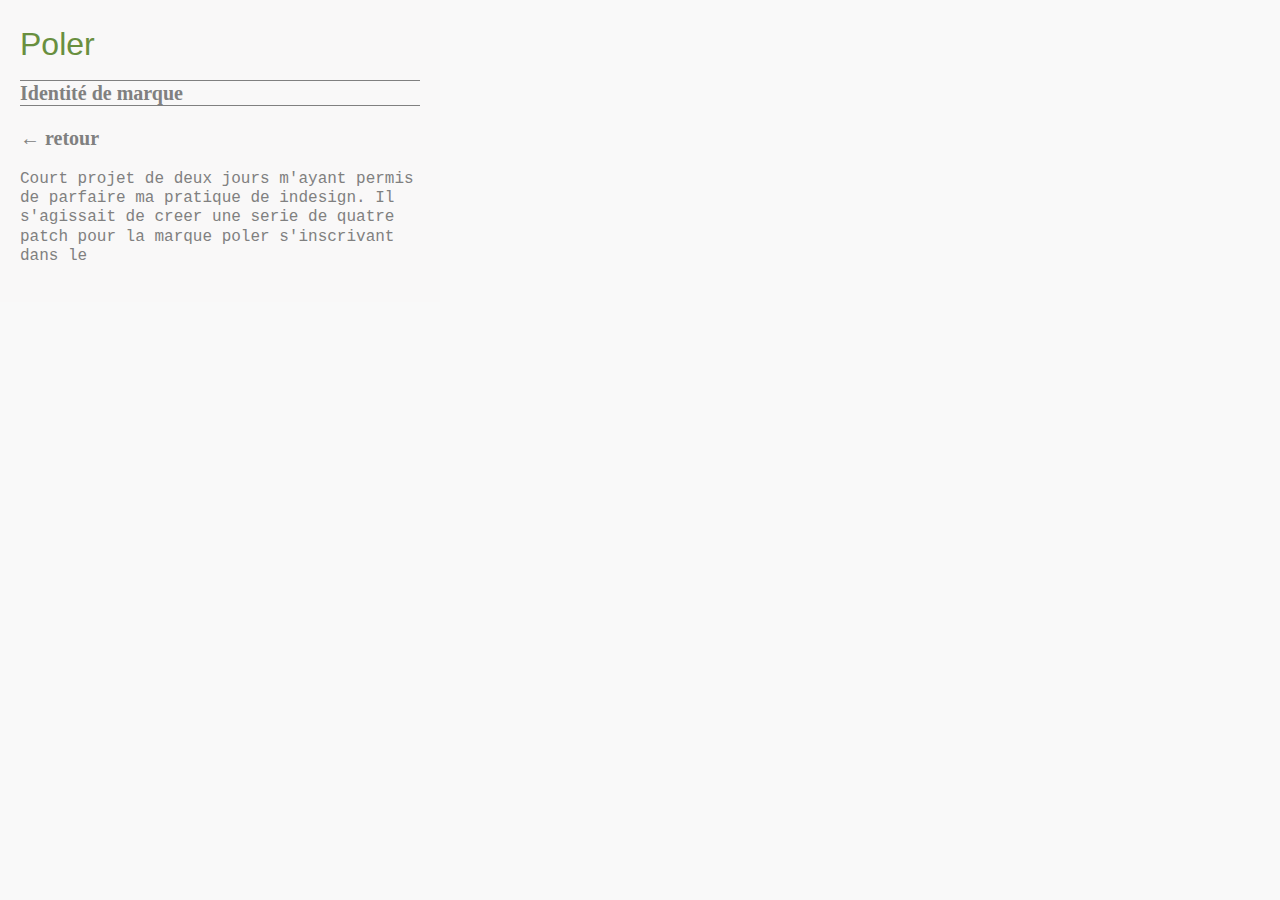
<file: poler.html>
<!DOCTYPE html>
<html lang="en">
<head>
    <meta charset="UTF-8">
    <meta name="viewport" content="width=device-width, initial-scale=1.0">
    <title>Élya Georgin-Duplan - Poler</title>
    <link rel="preconnect" href="https://fonts.googleapis.com">
    <link rel="preconnect" href="https://fonts.gstatic.com" crossorigin>
    <link href="https://fonts.googleapis.com/css2?family=Slackey&family=Space+Mono:ital,wght@0,400;0,700;1,400;1,700&display=swap" rel="stylesheet">
    <link rel="stylesheet" href="style.css">
    <link rel="shortcut icon" href="img/icone_tomate.png">
</head>
<body class="grid-main"> 
    <div class="grid-main">
        <div class="sticky">
            <header class="header">
                <h1 class="header-title">Poler</h1>
                
            </header>
            <h2> 
                Identité de marque
             </h2>
             <a class="blablabla" href="index.html">
             <h3>← retour</h3></a>

             <p>
                Court projet de deux jours m'ayant permis de parfaire ma pratique de indesign. Il s'agissait de creer une serie de quatre patch pour la marque poler s'inscrivant dans le 
            </p>
       
           </div>
        
        <main class="main grid">
            <img src="img/poler-tete.jpg" alt="Patch poler" width="1000" height="707" >
            <img src="img/montagne_poler_grand.jpg" alt="Patch poler" width="1000" height="707" >
            <img src="img/croquis_poler.jpg" alt="Patch poler" width="800" height="203"  >
        </main>

    </div>
    
    
</body>
</html>
</file>
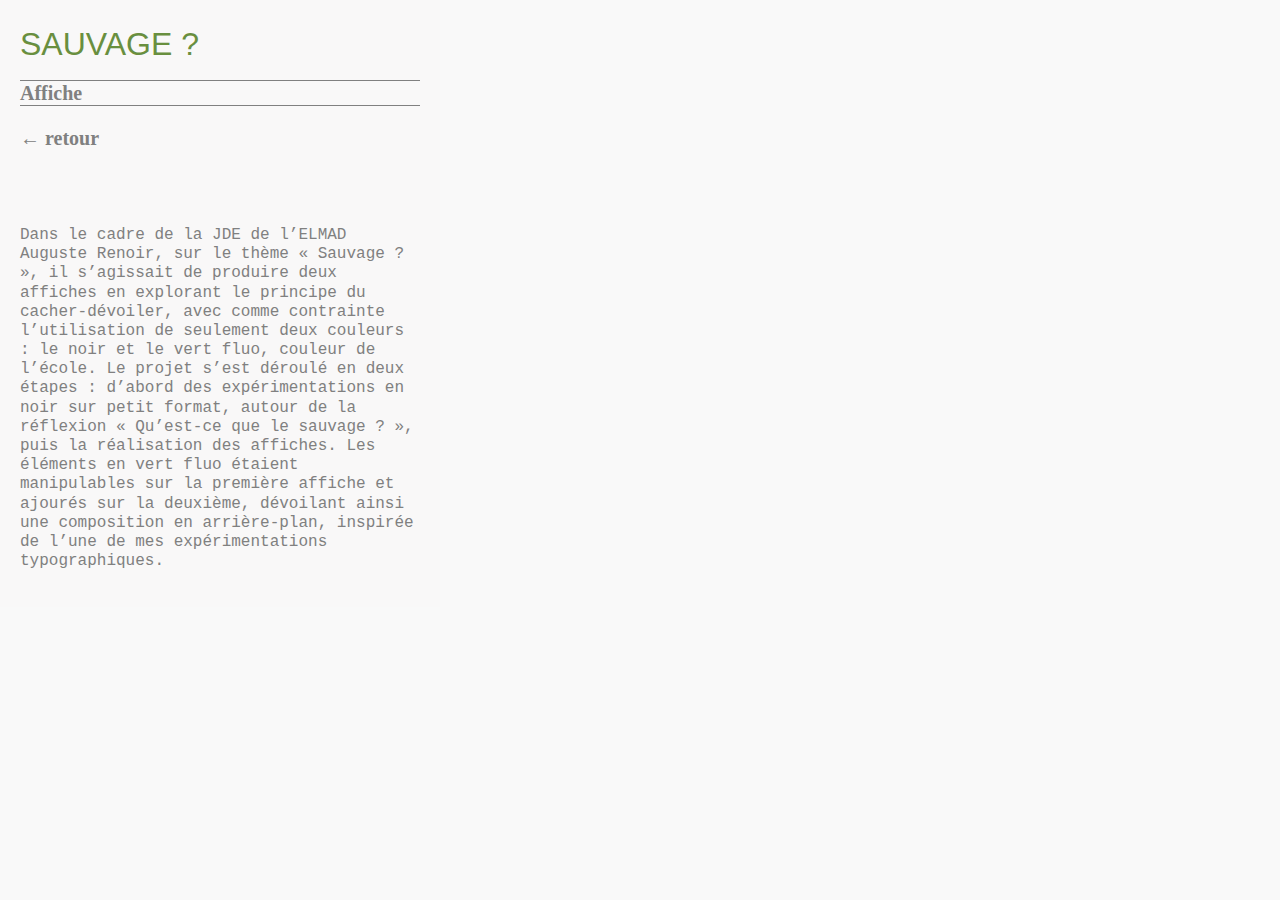
<file: Sauvage.html>
<!DOCTYPE html>
<html lang="en">
<head>
    <meta charset="UTF-8">
    <meta name="viewport" content="width=device-width, initial-scale=1.0">
    <title>Élya Georgin-Duplan - Sauvage</title>
    <link rel="preconnect" href="https://fonts.googleapis.com">
    <link rel="preconnect" href="https://fonts.gstatic.com" crossorigin>
    <link href="https://fonts.googleapis.com/css2?family=Slackey&family=Space+Mono:ital,wght@0,400;0,700;1,400;1,700&display=swap" rel="stylesheet">
    <link rel="stylesheet" href="style.css">
    <link rel="shortcut icon" href="img/icone_tomate.png">
</head>
<body>
    <div class="sticky">
        <header class="header">
            <h1 class="header-title">SAUVAGE ?</h1>
            
        </header>
        <h2> 
            Affiche
         </h2>
         <a class="blablabla" href="index.html">
         <h3>← retour</h3></a>
   
       </div>
    <div class="sticky">
        <p>
            Dans le cadre de la JDE de l’ELMAD Auguste Renoir, sur le thème « Sauvage ? », il s’agissait de produire deux affiches en explorant le principe du cacher-dévoiler, avec comme contrainte l’utilisation de seulement deux couleurs : le noir et le vert fluo, couleur de l’école. Le projet s’est déroulé en deux étapes : d’abord des expérimentations en noir sur petit format, autour de la réflexion « Qu’est-ce que le sauvage ? », puis la réalisation des affiches. Les éléments en vert fluo étaient manipulables sur la première affiche et ajourés sur la deuxième, dévoilant ainsi une composition en arrière-plan, inspirée de l’une de mes expérimentations typographiques.
        </p>
    </div>
    
</body>
</html>
</file>
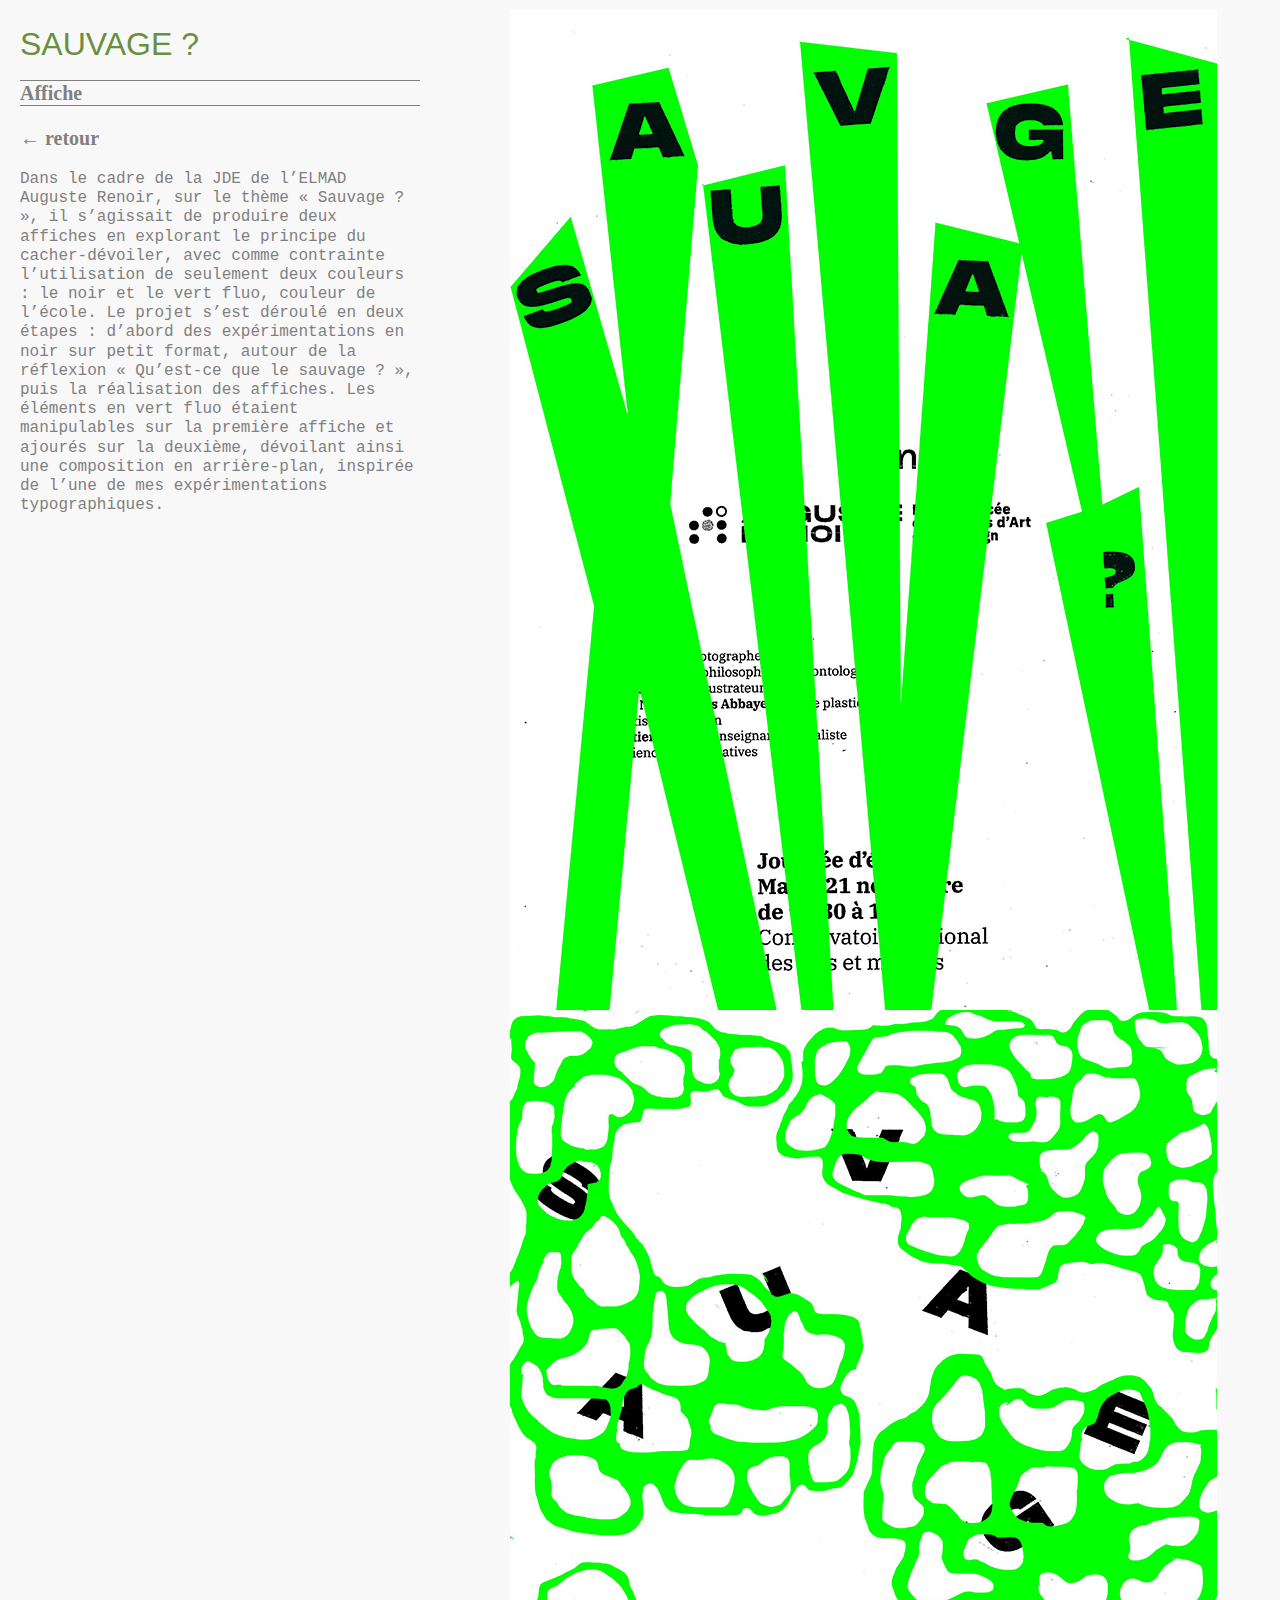
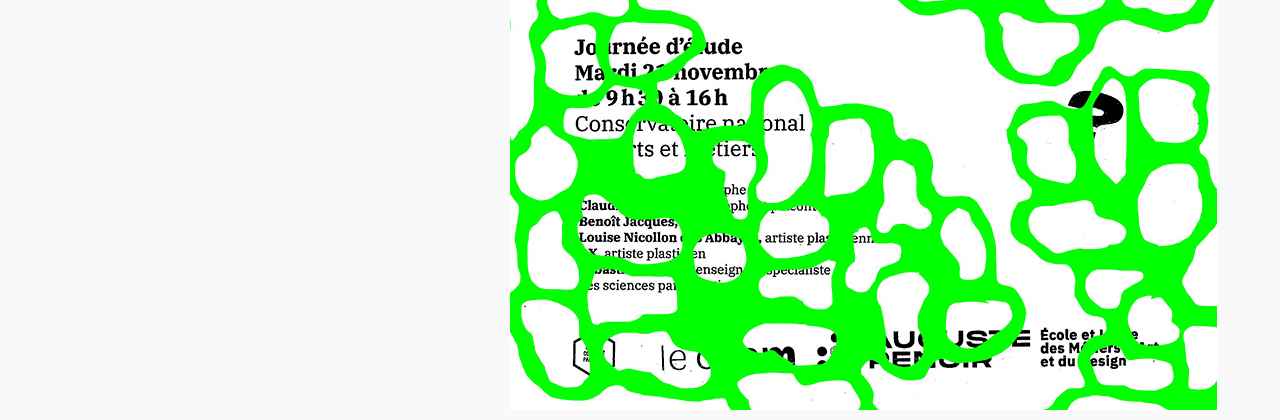
<file: sauvage.html>
<!DOCTYPE html>
<html lang="en">
<head>
    <meta charset="UTF-8">
    <meta name="viewport" content="width=device-width, initial-scale=1.0">
    <title>Élya Georgin-Duplan - Sauvage</title>
    <link rel="preconnect" href="https://fonts.googleapis.com">
    <link rel="preconnect" href="https://fonts.gstatic.com" crossorigin>
    <link href="https://fonts.googleapis.com/css2?family=Slackey&family=Space+Mono:ital,wght@0,400;0,700;1,400;1,700&display=swap" rel="stylesheet">
    <link rel="stylesheet" href="style.css">
    <link rel="shortcut icon" href="img/icone_tomate.png">
</head>
<body class="grid-main">
    
        <div class="sticky">
            <header class="header">
                <h1 class="header-title">SAUVAGE ?</h1>
                
            </header>
            <h2> 
                Affiche
             </h2>
             <a class="blablabla" href="index.html">
             <h3>← retour</h3></a>
            
             <p>
                Dans le cadre de la JDE de l’ELMAD Auguste Renoir, sur le thème « Sauvage ? », il s’agissait de produire deux affiches en explorant le principe du cacher-dévoiler, avec comme contrainte l’utilisation de seulement deux couleurs : le noir et le vert fluo, couleur de l’école. Le projet s’est déroulé en deux étapes : d’abord des expérimentations en noir sur petit format, autour de la réflexion « Qu’est-ce que le sauvage ? », puis la réalisation des affiches. Les éléments en vert fluo étaient manipulables sur la première affiche et ajourés sur la deuxième, dévoilant ainsi une composition en arrière-plan, inspirée de l’une de mes expérimentations typographiques.
            </p> 
       
        </div>
        <main class="main grid">
            <img src="img/bandes_full.jpg" alt="photo sur le modele du studio harcourt" width="707" height="1000"    >
            <img src="img/sauvage_trous.jpg" alt="photo sur le modele du studio harcourt" width="707" height="1000" >
        
        </main>

    
    
    
</body>
</html>
</file>
<file: style.css>
body{
    font-family: sans-serif;
    line-height: 1.2;
    cursor: url(img/curseur_vague.png)10 10, auto;
}

h1{ 
   
    font-family: "Slackey", sans-serif;
    font-weight: 400;
    font-style: normal;
       
}

h2 {
    font-family: "Slackey";
    font-size: 20px;
    color: grey;
    text-decoration: none;
    border-top: 0.5px solid grey;
    border-bottom: 0.5px solid grey;
    align-items: stretch;
}
h3 {
    font-family: "Courrier";
    font-size: 20px;
    color: grey;
    text-decoration: none;
    /* ligne */
    align-items: stretch;
    /* emplacement dans la page */

}

.barriecito-regular {
    font-family: "Barriecito", system-ui;
    font-weight: 400;
    font-style: normal;
  }
  
img{
    max-width: 100%;
    height: auto;
    display: block;
    cursor: url(img/curseur_clair.png)10 10, auto;
}


p{
    line-height: auto; /* Meilleure lisibilité */
    color: grey;
    font-family: 'Courier New', Courier, monospace;
}
a{
    text-decoration: none;
    color:currentColor;
}

.item-img{
    width: 100%;
    height: 100%;
    object-fit: cover;
    cursor: url(img/curseur.png)10 10, auto;
}

.header{
    display: grid;
    grid-template-columns: max-content max-content;
    justify-content: space-between;
    align-items: baseline;
    /*border-bottom: 2px solid rgb(105, 143, 63);
    margin-bottom: 20px;
    padding-bottom: -10px;*/
}
/*@media(min-width: 780px){
    .index .grid{
        grid-template-columns: ;
    }
}*/

.header-title{
    margin-bottom: 0px;
    margin-top: 5px;
    color: rgb(105, 143, 63);
}

.header-index{
    margin-left: 10px;
    margin-bottom: 0px;
    margin-top: 5px;
    color: rgb(105, 143, 63);
    padding: 10px;
}

.header-center{
    margin: center;
}

.header-nav{ 
    background-color: none;
    
}

.index .grid{
    display: grid;
    max-width: 1280px;
    margin: 0 auto;
    grid-template-columns: repeat(auto-fit, minmax(320px,1fr));
    justify-content: center;
    gap: 20px;
    /*grid-template-columns: 1fr 1fr;*/
    /*grid-template-columns: repeat(auto-fill,minmax(200px, lfr));*/
}

.item{
    display:grid;
    width: fit-content; /* selon votre maquette */
    background: none;
    text-decoration: none;
  
  }
  
  .item>*{
    grid-column: 1;
    grid-row:1;
    justify-self:center;
    align-self:center;
    color: white;
    transition:2s;
  }
  .item p{
    font-size: 32px;
    opacity:0;
  }
  .item:hover img{
    opacity:100%;
  }
  .item:hover p{
    opacity:1;
  }

.projet-large{
    background: none;
    grid-column: span 1;
}

.grid{
    background: color rgba(251, 250, 248);
    grid-template-columns: 1fr 1fr;
    justify-items: stretch;
    gap: 10px;
    margin: 10px;
    grid-template-columns: repeat(auto-fit(320px,1fr));

}

.grid-main {
    display: grid;
    
    /* grid-template-columns: 30vw 1fr; */
}


.item-large{
    grid-row: span 2;
}

.header-page{
    background-color: aqua;

}

.header-logo  {
    margin: 0;
    font-family: "Barriecito", system-ui;
    font-style: normal;
    font-size: 20px;
    font-weight: 800;
    text-decoration: none;
}

.desc{
    display: grid;
    grid-template-columns: reapeat(auto-fit,minmax(320px,1fr));
    gap:24px;
}

body {
    font-family: Arial, sans-serif;
    margin: 0;
    padding: 0;
    background-color: #f9f9f9;
}

.container {
    max-width: 400px; 
    margin: 20px auto 0 20px; 
    padding: 10px;
    background-color: #ffffff;
    border: 1px solid #ddd;
    border-radius: 5px;
    box-shadow: 0 2px 4px rgba(0, 0, 0, 0.1);
}

.sticky {
    position: sticky;
    margin: 0;
    top: 0; 
    background-color: rgba(249, 248, 248);
    padding: 20px;
    max-width: 400px; /* Limite la zone de texte */
    text-align: left; /* Garde un alignement à gauche */
    
}

@media (min-width:950px) {
    .grid-main{
        grid-template-columns: 500px 1fr;
    }
}
</file>
